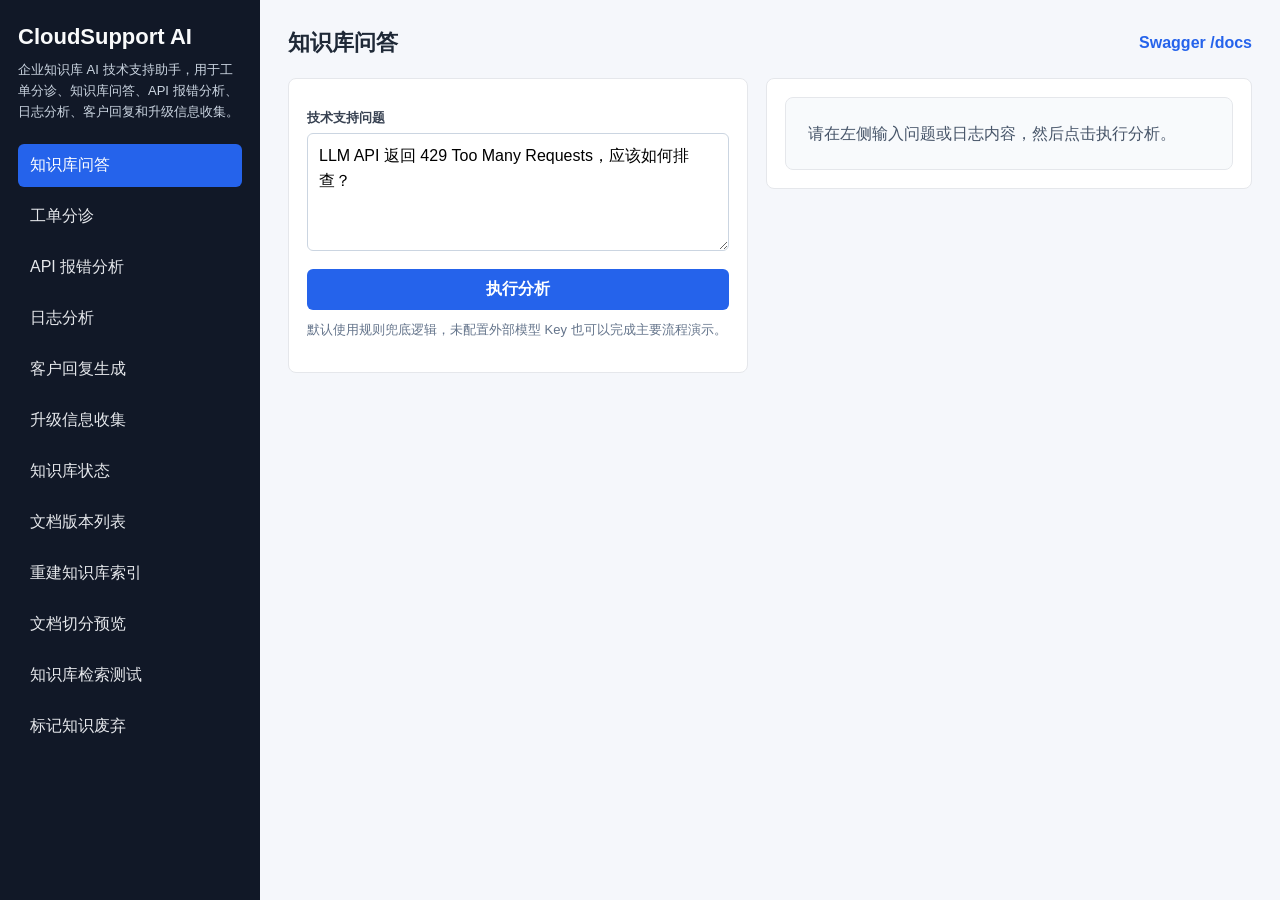
<file: static/index.html>
<!doctype html>
<html lang="zh-CN">
  <head>
    <meta charset="utf-8" />
    <meta name="viewport" content="width=device-width, initial-scale=1" />
    <title>CloudSupport AI Console</title>
    <link rel="stylesheet" href="/static/style.css" />
  </head>
  <body>
    <div class="layout">
      <aside>
        <h1>CloudSupport AI</h1>
        <p>企业知识库 AI 技术支持助手，用于工单分诊、知识库问答、API 报错分析、日志分析、客户回复和升级信息收集。</p>
        <div class="nav" id="nav"></div>
      </aside>

      <main>
        <div class="topbar">
          <h2 id="workflowTitle">知识库问答</h2>
          <a href="/docs" target="_blank" rel="noreferrer">Swagger /docs</a>
        </div>

        <section class="workspace">
          <form class="panel input-panel" id="workflowForm">
            <div id="fields"></div>
            <button class="primary" id="submitButton" type="submit">执行分析</button>
            <p class="hint">默认使用规则兜底逻辑，未配置外部模型 Key 也可以完成主要流程演示。</p>
          </form>

          <section class="panel result-panel">
            <div id="result" class="result-content"></div>
          </section>
        </section>
      </main>
    </div>

    <script src="/static/app.js"></script>
  </body>
</html>
</file>
<file: static/style.css>
* {
  box-sizing: border-box;
}

body {
  margin: 0;
  font-family:
    -apple-system, BlinkMacSystemFont, "Segoe UI", "PingFang SC",
    "Microsoft YaHei", Arial, sans-serif;
  background: #f5f7fb;
  color: #1f2937;
}

.layout {
  display: grid;
  grid-template-columns: 260px minmax(0, 1fr);
  min-height: 100vh;
}

aside {
  background: #111827;
  color: #f9fafb;
  padding: 24px 18px;
}

aside h1 {
  margin: 0;
  font-size: 22px;
}

aside p {
  color: #cbd5e1;
  line-height: 1.6;
  margin: 10px 0 22px;
  font-size: 13px;
}

.nav {
  display: grid;
  gap: 8px;
}

.nav button {
  width: 100%;
  border: 0;
  border-radius: 6px;
  padding: 11px 12px;
  text-align: left;
  color: #e5e7eb;
  background: transparent;
  cursor: pointer;
  font: inherit;
}

.nav button.active,
.nav button:hover {
  background: #2563eb;
  color: #ffffff;
}

main {
  min-width: 0;
  padding: 28px;
}

.topbar {
  display: flex;
  justify-content: space-between;
  align-items: center;
  gap: 16px;
  margin-bottom: 20px;
}

.topbar h2 {
  margin: 0;
  font-size: 22px;
}

.topbar a {
  color: #2563eb;
  text-decoration: none;
  font-weight: 600;
}

.workspace {
  display: grid;
  grid-template-columns: minmax(320px, 460px) minmax(0, 1fr);
  gap: 18px;
  align-items: start;
}

.panel {
  background: #ffffff;
  border: 1px solid #e5e7eb;
  border-radius: 8px;
  padding: 18px;
  min-width: 0;
}

.input-panel {
  position: sticky;
  top: 18px;
}

.result-panel {
  max-height: calc(100vh - 96px);
  overflow: auto;
}

label {
  display: block;
  margin: 12px 0 6px;
  font-size: 13px;
  font-weight: 700;
  color: #374151;
}

input,
select,
textarea {
  width: 100%;
  border: 1px solid #cbd5e1;
  border-radius: 6px;
  padding: 10px 11px;
  font: inherit;
  background: #ffffff;
}

textarea {
  min-height: 118px;
  resize: vertical;
  line-height: 1.55;
}

.primary,
.copy-button,
.feedback-button,
.raw-json-toggle {
  border: 0;
  border-radius: 6px;
  padding: 10px 12px;
  font: inherit;
  font-weight: 700;
  cursor: pointer;
}

.primary {
  margin-top: 14px;
  width: 100%;
  background: #2563eb;
  color: #ffffff;
}

.primary:disabled {
  background: #94a3b8;
  cursor: not-allowed;
}

.hint {
  color: #64748b;
  font-size: 13px;
  line-height: 1.6;
  margin-top: 10px;
}

.result-content {
  display: grid;
  gap: 14px;
}

.result-card {
  border: 1px solid #e5e7eb;
  border-radius: 8px;
  background: #ffffff;
  padding: 16px;
}

.result-summary {
  background: #f8fafc;
  border-color: #dbeafe;
}

.result-section {
  display: grid;
  gap: 10px;
}

.result-title {
  margin: 0;
  font-size: 16px;
  font-weight: 800;
  color: #111827;
}

.summary-grid {
  display: grid;
  grid-template-columns: repeat(2, minmax(0, 1fr));
  gap: 10px;
  margin-top: 12px;
}

.summary-item {
  border: 1px solid #e5e7eb;
  border-radius: 7px;
  background: #ffffff;
  padding: 10px;
  min-width: 0;
}

.summary-label {
  color: #64748b;
  font-size: 12px;
  margin-bottom: 5px;
}

.summary-value {
  font-weight: 700;
  word-break: break-word;
}

.result-badge {
  display: inline-flex;
  align-items: center;
  width: fit-content;
  border-radius: 999px;
  padding: 3px 9px;
  background: #e0f2fe;
  color: #075985;
  font-size: 12px;
  font-weight: 800;
  line-height: 1.5;
}

.result-badge.high,
.result-badge.p0,
.result-badge.p1,
.result-badge.status-500,
.result-badge.status-502,
.result-badge.status-503,
.result-badge.status-504 {
  background: #fee2e2;
  color: #991b1b;
}

.result-badge.medium,
.result-badge.p2,
.result-badge.status-401,
.result-badge.status-403,
.result-badge.status-429 {
  background: #fef3c7;
  color: #92400e;
}

.result-badge.low,
.result-badge.p3,
.result-badge.useful,
.result-badge.active {
  background: #dcfce7;
  color: #166534;
}

.result-badge.deprecated {
  background: #e5e7eb;
  color: #374151;
}

.result-badge.draft {
  background: #fef3c7;
  color: #92400e;
}

.result-badge.keyword_fallback {
  background: #e0f2fe;
  color: #075985;
}

.result-badge.chroma {
  background: #ede9fe;
  color: #5b21b6;
}

.result-badge.not_useful {
  background: #f1f5f9;
  color: #334155;
}

.result-list {
  margin: 0;
  padding-left: 22px;
  line-height: 1.65;
}

.result-list li + li {
  margin-top: 4px;
}

.result-text-block {
  white-space: pre-wrap;
  word-break: break-word;
  line-height: 1.7;
  border: 1px solid #e5e7eb;
  border-radius: 7px;
  background: #f8fafc;
  padding: 12px;
}

.key-value-list {
  display: grid;
  gap: 8px;
}

.key-value-row {
  display: grid;
  grid-template-columns: 150px minmax(0, 1fr);
  gap: 10px;
  align-items: start;
}

.key-name {
  color: #64748b;
  font-weight: 700;
}

.key-value {
  word-break: break-word;
}

.result-actions {
  display: flex;
  flex-wrap: wrap;
  gap: 8px;
}

.copy-button {
  background: #2563eb;
  color: #ffffff;
}

.feedback-button,
.raw-json-toggle {
  border: 1px solid #cbd5e1;
  background: #ffffff;
  color: #1f2937;
}

.raw-json-panel {
  display: none;
  margin-top: 10px;
  border-radius: 8px;
  background: #0f172a;
  color: #e2e8f0;
  padding: 14px;
  overflow: auto;
  max-height: 360px;
}

.raw-json-panel.open {
  display: block;
}

.raw-json-panel pre {
  margin: 0;
  white-space: pre-wrap;
  word-break: break-word;
  font-size: 13px;
  line-height: 1.55;
  font-family: ui-monospace, SFMono-Regular, Menlo, Monaco, Consolas, monospace;
}

.empty-state,
.error-card {
  border: 1px solid #e5e7eb;
  border-radius: 8px;
  padding: 22px;
  background: #f8fafc;
  color: #475569;
  line-height: 1.7;
}

.error-card {
  border-color: #fecaca;
  background: #fef2f2;
  color: #7f1d1d;
}

@media (max-width: 980px) {
  .layout,
  .workspace {
    grid-template-columns: 1fr;
  }

  aside {
    min-height: auto;
  }

  .input-panel {
    position: static;
  }

  .result-panel {
    max-height: none;
  }

  .summary-grid {
    grid-template-columns: 1fr;
  }

  .key-value-row {
    grid-template-columns: 1fr;
  }
}
</file>
